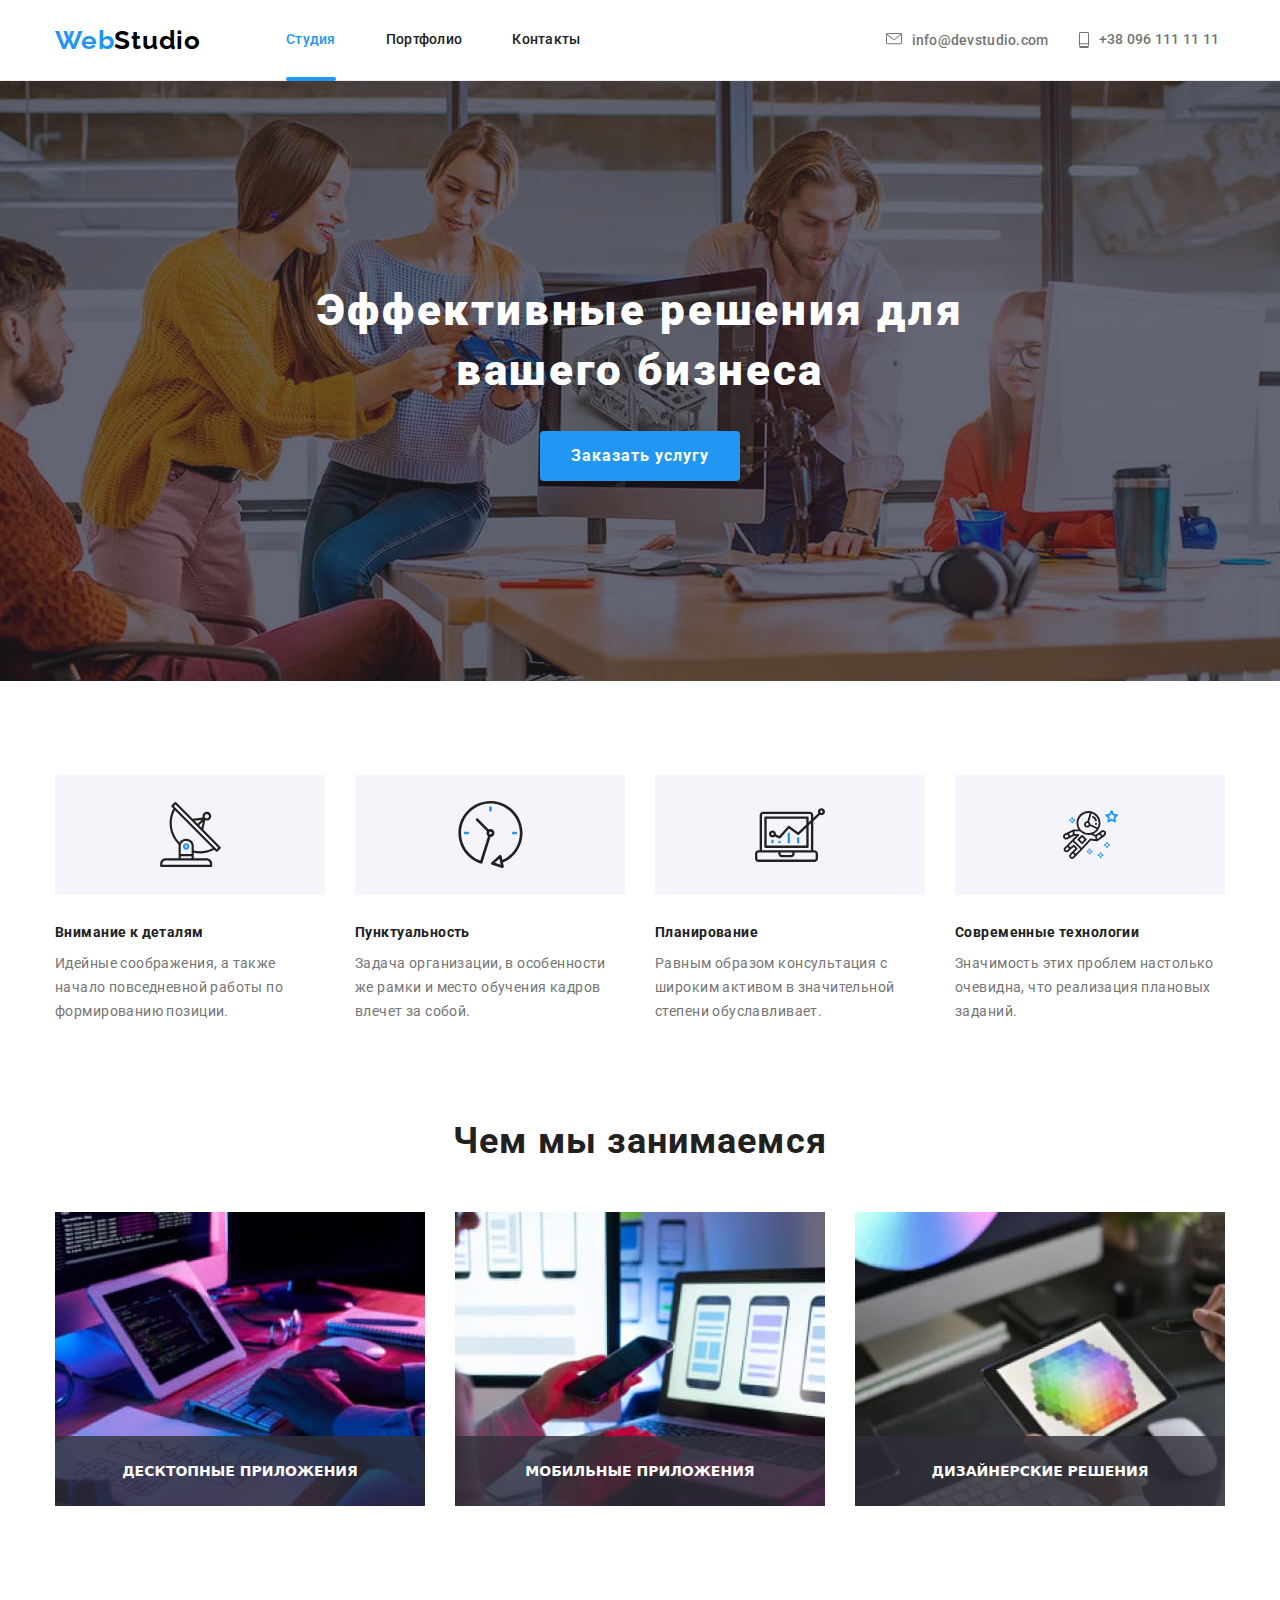
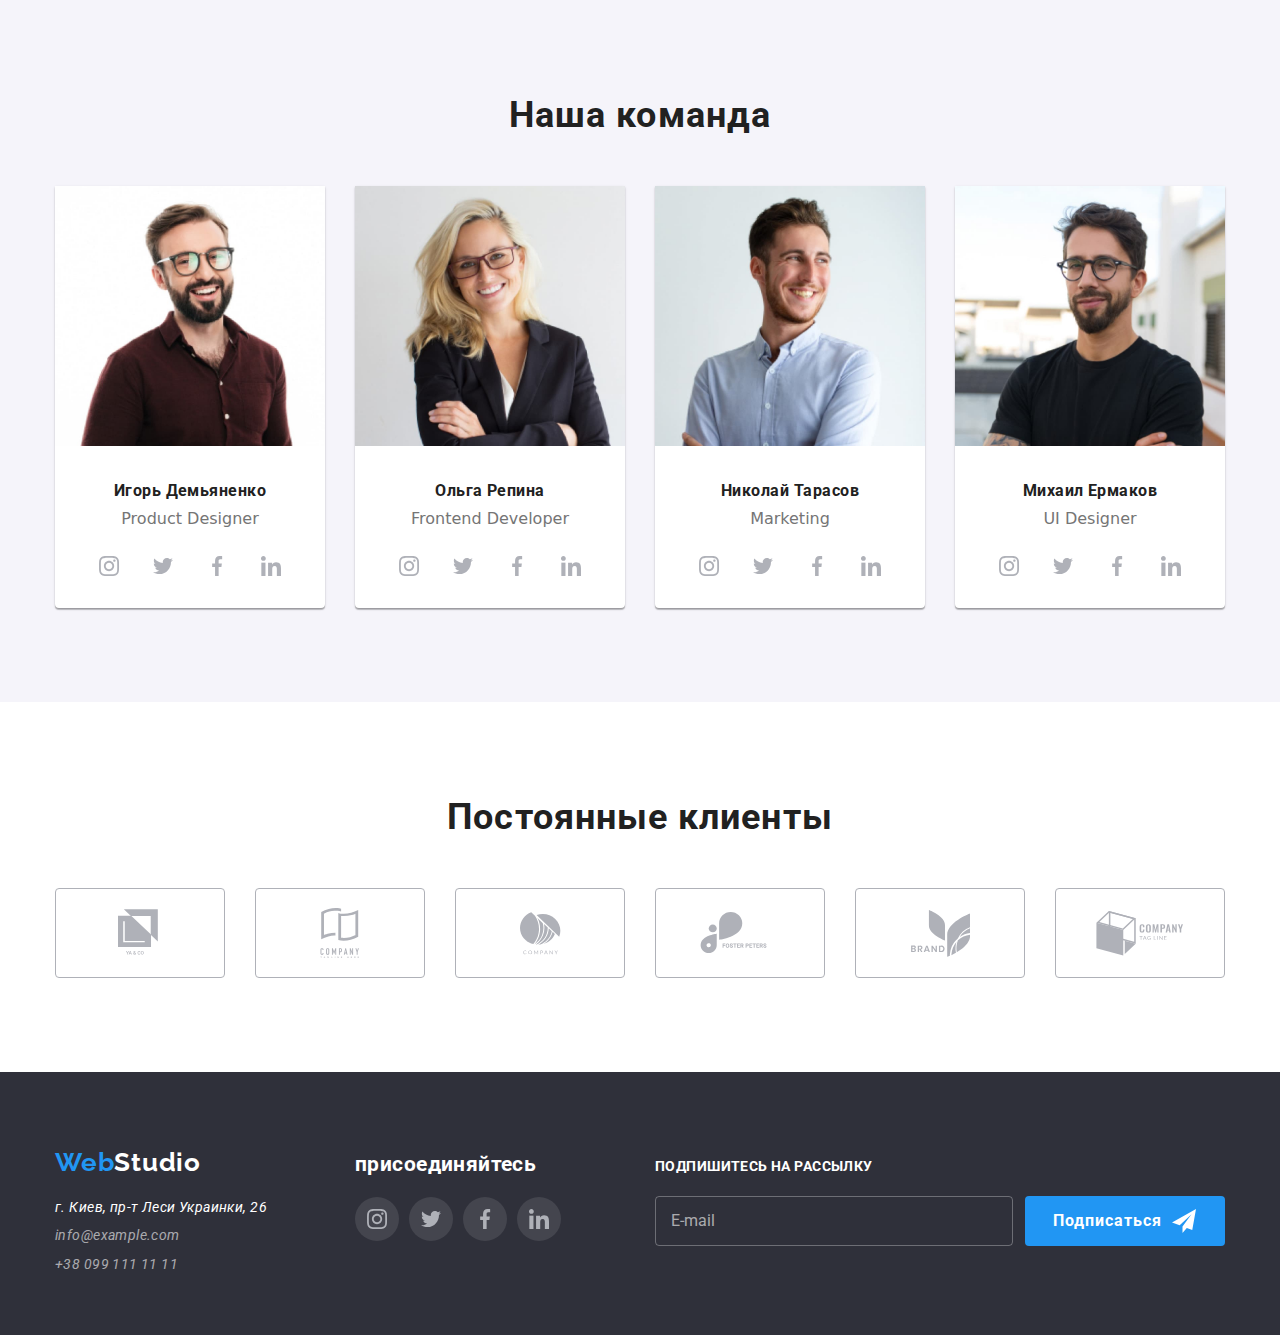
<file: index.html>
<!DOCTYPE html>
<html lang="ru">
<head>
    <meta charset="UTF-8">
    <meta name="viewport" content="width=device-width, initial-scale=1.0">
    <title>studio</title>
    <!--подключаем шрифты-->
    <link href="https://fonts.googleapis.com/css2?family=Raleway:wght@700&family=Roboto:wght@500;700;900&display=swap" rel="stylesheet" />
    <!--нормализация css-->
    <link rel="stylesheet" href="https://cdnjs.cloudflare.com/ajax/libs/modern-normalize/0.7.0/modern-normalize.min.css">
    <!--своя css-->
    <link rel="stylesheet" href="./css/styles.css" />
    <link rel="stylesheet" href="./css/modal.css" />
</head>
<body>
    <header>
        <div class="container flex header">
            <nav class="flex  header-central">
                <a href="./index.html" class="logo logo-box text-decoration"><p class="logo-text">Web<span class="blacklogo">Studio</span></p></a>
            
                <ul class="side-nav list flex">
                    <li class="nav-li"><a href="./index.html" class="link nav-link text-decoration acteve">Студия</a></li>
                    <li class="nav-li"><a href="./portfolio.html" class="link nav-link text-decoration">Портфолио</a></li>
                    <li class="nav-li"><a href="#address" class="link nav-link text-decoration">Контакты</a></li>
                </ul>
             </nav> 

                <ul class="auth-nav list flex  header-central">
                    <li><a href="mailto:info@devstudio.com" target="_blank" class="link text-decoration nav-info">
                        info@devstudio.com
                    </a></li>
            
                    <li><a href="tel:+380961111111" target="_blank" class="link text-decoration nav-tel">
                        +38 096 111 11 11
                    </a></li>
                </ul>

        </div>
    </header>

    <main>

        <section class="hero">
            <div class="container-hero">
                <h1 class="hero-title">Эффективные решения для вашего бизнеса</h1>
                <button class="button"  data-modal-open>Заказать услугу</button>
            </div>
        </section>

        <section class="features">
                            <!-- <h2 class="section-title">Особенности</h2> -->
            <div class="container">
                <ul class="list flex">
                    <li class="container-features">
                        <div class="features-img"><img class="features-icon" src="./images/antenna-1.svg" alt="" width="65" /></div>
                        <h3 class="features-title">Внимание к деталям</h3>
                        <p class="features-text">
                            Идейные соображения, а также начало повседневной работы по формированию позиции.
                        </p>
                    </li>
                    <li class="container-features">
                        <div class="features-img"><img class="features-icon" src="./images/clock-1.svg" alt="" width="67" /></div>
                        <h3 class="features-title">Пунктуальность</h3>
                        <p class="features-text">
                            Задача организации, в особенности же рамки и место обучения кадров влечет за собой.
                        </p>
                    </li>
                    <li class="container-features">
                        <div class="features-img"><img class="features-icon" src="./images/diagram-1.svg" alt="" width="70" /></div>
                        <h3 class="features-title">Планирование</h3>
                        <p class="features-text">
                            Равным образом консультация с широким активом в значительной степени обуславливает.
                        </p>
                    </li>
                    <li class="container-features">
                        <div class="features-img"><img class="features-icon" src="./images/astronaut-1.svg" alt="" width="55" /></div>
                        <h3 class="features-title">Современные технологии</h3>
                        <p class="features-text">
                            Значимость этих проблем настолько очевидна, что реализация плановых заданий.
                        </p>
                    </li>
                </ul>
            </div>

        </section>
    
        <section class="work">
                <div class="container">
                    <h2 class="section-title work-title">Чем мы занимаемся</h2>
                    <ul class="list flex">
                        <li class="work-boxs">
                            <img src="./images/notebook.jpg" alt="Десктопные приложения" width="370" />
                            <h3 class="figcaption">Десктопные приложения</h3>
                        </li>
                        <li class="work-boxs">
                            <img src="./images/telephone.jpg" alt="Мобильные приложения" width="370" />
                            <h3 class="figcaption">Мобильные приложения</h3>
                        </li>
                        <li class="work-boxs">
                            <img src="./images/tablet.jpg" alt="Дизайнерские решения веб" width="370" />
                            <h3 class="figcaption">Дизайнерские решения</h3>
                        </li>
                    </ul>
                </div>

        </section>
    
        <section class="team">
                <div class="container">
                    <h2 class="section-title team-title">Наша команда</h2>
                    <ul class="list flex">
                        <li class="team-boxs">
                            <img class="team-img" src="./images/product-designer.jpg" alt="" width="270" />
                            <h3 class="section-title name">Игорь Демьяненко</h3>
                            <p class="team-profession">Product Designer</p>
                            <ul class="list flex team-icons">
                                <li class="team-icon">
                                    <a class="icon-snipp" href="https://www.instagram.com/" target="_blank">
                                        <svg width="44" height="44">
                                        <use xlink:href="./images/symbol-defs.svg#icon-instagram"></use>
                                    </svg></a>
                                </li>
                                <li class="team-icon">
                                    <a class="icon-snipp" href="https://www.twitter.com/" target="_blank">
                                        <svg width="44" height="44">
                                        <use xlink:href="./images/symbol-defs.svg#icon-twitter"></use>
                                    </svg></a>
                                </li>
                                <li class="team-icon">
                                    <a class="icon-snipp" href="https://www.facebook.com/" target="_blank">
                                        <svg width="44" height="44">
                                        <use xlink:href="./images/symbol-defs.svg#icon-facebook"></use>
                                    </svg></a>
                                </li>
                                <li class="team-icon">
                                    <a class="icon-snipp" href="https://www.linkedin.com/" target="_blank">
                                        <svg width="44" height="44">
                                        <use xlink:href="./images/symbol-defs.svg#icon-linkedin"></use>
                                    </svg></a>
                                </li>
                            </ul>
                        </li>
                        <li class="team-boxs">
                            <img class="team-img" src="./images/frontend-developer.jpg" alt="" width="270"/>
                            <h3 class="section-title name">Ольга Репина</h3>
                            <p class="team-profession">Frontend Developer</p>
                            <ul class="list flex team-icons">
                                <li class="team-icon">
                                    <a class="icon-snipp" href="https://www.instagram.com/" target="_blank">
                                        <svg width="44" height="44">
                                        <use xlink:href="./images/symbol-defs.svg#icon-instagram"></use>
                                    </svg></a>
                                </li>
                                <li class="team-icon">
                                    <a class="icon-snipp" href="https://www.twitter.com/" target="_blank">
                                        <svg width="44" height="44">
                                        <use xlink:href="./images/symbol-defs.svg#icon-twitter"></use>
                                    </svg></a>
                                </li>
                                <li class="team-icon">
                                    <a class="icon-snipp" href="https://www.facebook.com/" target="_blank">
                                        <svg width="44" height="44">
                                        <use xlink:href="./images/symbol-defs.svg#icon-facebook"></use>
                                    </svg></a>
                                </li>
                                <li class="team-icon">
                                    <a class="icon-snipp" href="https://www.linkedin.com/" target="_blank">
                                        <svg width="44" height="44">
                                        <use xlink:href="./images/symbol-defs.svg#icon-linkedin"></use>
                                    </svg></a>
                                </li>
                            </ul>
                        </li>
                        <li class="team-boxs">
                            <img class="team-img" src="./images/marketing.jpg" alt="" width="270"/>
                            <h3 class="section-title name">Николай Тарасов</h3>
                            <p class="team-profession">Marketing</p>
                            <ul class="list flex team-icons">
                                <li class="team-icon">
                                    <a class="icon-snipp" href="https://www.instagram.com/" target="_blank">
                                        <svg width="44" height="44">
                                        <use xlink:href="./images/symbol-defs.svg#icon-instagram"></use>
                                    </svg></a>
                                </li>
                                <li class="team-icon">
                                    <a class="icon-snipp" href="https://www.twitter.com/" target="_blank">
                                        <svg width="44" height="44">
                                        <use xlink:href="./images/symbol-defs.svg#icon-twitter"></use>
                                    </svg></a>
                                </li>
                                <li class="team-icon">
                                    <a class="icon-snipp" href="https://www.facebook.com/" target="_blank">
                                        <svg width="44" height="44">
                                        <use xlink:href="./images/symbol-defs.svg#icon-facebook"></use>
                                    </svg></a>
                                </li>
                                <li class="team-icon">
                                    <a class="icon-snipp" href="https://www.linkedin.com/" target="_blank">
                                        <svg width="44" height="44">
                                        <use xlink:href="./images/symbol-defs.svg#icon-linkedin"></use>
                                    </svg></a>
                                </li>
                            </ul>
                        </li>
                        <li class="team-boxs">
                            <img class="team-img" src="./images/ui-designer.jpg" alt="" width="270"/>
                            <h3 class="section-title name">Михаил Ермаков</h3>
                            <p class="team-profession">UI Designer</p>
                            <ul class="list flex team-icons">
                                <li class="team-icon">
                                    <a class="icon-snipp" href="https://www.instagram.com/" target="_blank">
                                        <svg width="44" height="44">
                                        <use xlink:href="./images/symbol-defs.svg#icon-instagram"></use>
                                    </svg></a>
                                </li>
                                <li class="team-icon">
                                    <a class="icon-snipp" href="https://www.twitter.com/" target="_blank">
                                        <svg width="44" height="44">
                                        <use xlink:href="./images/symbol-defs.svg#icon-twitter"></use>
                                    </svg></a>
                                </li>
                                <li class="team-icon">
                                    <a class="icon-snipp" href="https://www.facebook.com/" target="_blank">
                                        <svg width="44" height="44">
                                        <use xlink:href="./images/symbol-defs.svg#icon-facebook"></use>
                                    </svg></a>
                                </li>
                                <li class="team-icon">
                                    <a class="icon-snipp" href="https://www.linkedin.com/" target="_blank">
                                        <svg width="44" height="44">
                                        <use xlink:href="./images/symbol-defs.svg#icon-linkedin"></use>
                                    </svg></a>
                                </li>
                            </ul>
                        </li>
                    </ul>
                </div>

        </section>
    
        <section class="clients">
            <div  class="container">
                <h2 class="section-title clients-title">Постоянные клиенты</h2>
                <ul class="list flex">
                    <li class="clients-margin">
                        <a href="" class="clients-link" target="_blank">
                            <svg class="clients-icon" width="44" height="49">
                                <use href="./images/symbol-defs.svg#icon-logo-1"></use>
                            </svg>
                        </a>
                    </li>
                    <li class="clients-margin">
                        <a href="" class="clients-link" target="_blank">
                            <svg class="clients-icon" width="40" height="50">
                                <use href="./images/symbol-defs.svg#icon-logo-2"></use>
                            </svg>
                        </a>
                    </li>
                    <li class="clients-margin">
                        <a href="" class="clients-link" target="_blank">
                            <svg class="clients-icon" width="41" height="43">
                                <use href="./images/symbol-defs.svg#icon-logo-3"></use>
                            </svg>
                        </a>
                    </li>
                    <li class="clients-margin">
                        <a href="" class="clients-link" target="_blank">
                            <svg class="clients-icon" width="80" height="42">
                                <use href="./images/symbol-defs.svg#icon-logo-4"></use>
                            </svg>
                        </a>
                    </li>
                    <li class="clients-margin">
                        <a href="" class="clients-link" target="_blank">
                            <svg class="clients-icon" width="59" height="47">
                                <use href="./images/symbol-defs.svg#icon-logo-5"></use>
                            </svg>
                        </a>
                    </li>
                    <li class="clients-margin">
                        <a href="" class="clients-link" target="_blank">
                            <svg class="clients-icon" width="88" height="45">
                                <use href="./images/symbol-defs.svg#icon-logo-6"></use>
                            </svg>
                        </a>
                    </li>
                </ul>
            </div>

        </section>

    </main>

    <footer class="footer">
        <div class="container footer-box">
            <div class="footer-address">
                <a href="./index.html" class="logo text-decoration logo-footer"><p class="logo-text">Web<span class="whitelogo">Studio</span></p></a>
                    <div>
                        <address id="address"><ul class="list footer-contact">
                            <li class="footer-adderess">г. Киев, пр-т Леси Украинки, 26</li>
                            <li class="footer-adderess color-address">info@example.com</li>
                            <li class="footer-adderess color-address">+38 099 111 11 11</li>
                        </ul></address>
                    </div>
            </div>
            <section>
                <div class="footer-social">
                    <h2>присоединяйтесь</h2>
                    <ul class="list flex">
                        <li class="contact-icon">
                            <a class="icon-snipp footer-snipp" href="https://www.instagram.com/" target="_blank">
                            <svg width="44" height="44">
                                <use xlink:href="./images/symbol-defs.svg#icon-instagram"></use>
                            </svg></a>
                        </li>
                        <li class="contact-icon">
                            <a class="icon-snipp footer-snipp" href="https://www.instagram.com/" target="_blank">
                                <svg width="44" height="44">
                                    <use xlink:href="./images/symbol-defs.svg#icon-twitter"></use>
                                </svg></a>
                        </li>
                        <li class="contact-icon">
                            <a  class="icon-snipp footer-snipp" href="https://www.instagram.com/" target="_blank">
                                <svg width="44" height="44">
                                    <use xlink:href="./images/symbol-defs.svg#icon-facebook"></use>
                                </svg></a>
                        </li>
                        <li class="contact-icon">
                            <a class="icon-snipp footer-snipp" href="https://www.instagram.com/" target="_blank">
                                <svg width="44" height="44">
                                    <use xlink:href="./images/symbol-defs.svg#icon-linkedin"></use>
                                </svg></a>
                        </li>
                    </ul>
                </div>
            </section>
            <section>
                <div class="footer-button">
                <form autocomplete="off">
                  <label for="call-to-activity" class="email-form">
                    <b class="call-to-activity">Подпишитесь на рассылку</b>
                  </label>
                  <div class="input-form">
                    <input id="call-to-activity" type="email" name="email" placeholder="E-mail" />
                    <button type="submit" class="btn-footer">
                      Подписаться
                      <svg class="icon-send">
                        <use href="./images/symbol-defs.svg#icon-send"></use>
                      </svg>
                    </button>
                  </div>
                </form>
                </div>
            </section>

        </div>
    </footer>

        <!--Модальное окно-->
        <div class="backdrop is-hidden" data-modal>
            <div class="modal">
              <div class="modal-form">
                <h2 class="modal-title">Оставьте свои данные, мы вам перезвоним</h2>
                <form class="user-form" autocomplete="off">
                  <label for="user-name" class="modal-label">Имя</label>
                  <div class="form-field">
                    <input type="text" name="name" id="user-name" class="form-input" />
                    <svg class="icon-form">
                        <use href="./images/symbol-defs.svg#person-black-18dp"></use>
                    </svg>
                  </div>
                  <label for="user-tel" class="modal-label">Телефон</label>
                  <div class="form-field">
                    <input type="tel" name="tel" id="user-tel" class="form-input" />
                    <svg class="icon-form">
                      <use href="./images/symbol-defs.svg#phone-black-18dp"></use>
                    </svg>
                  </div>
                  <label for="user-email" class="modal-label">Почта</label>
                  <div class="form-field">
                    <input type="email" name="email" id="user-email" class="form-input" />
                    <svg class="icon-form">
                      <use href="./images/symbol-defs.svg#email-black-18dp"></use>
                    </svg>
                  </div>
                  <label for="comment" class="modal-label">Комментарий</label>
                  <div class="form-field comment">
                    <textarea name="comment" id="comment" class="" placeholder="Введите текст"></textarea>
                  </div>
                  <div class="agreement">
                    <label class="user-agreement">
                      <input type="checkbox" name="checkbox" class="checkbox" />
                      <span class="icon-check"></span>Соглашаюсь с рассылкой и принимаю
                      <a href="#">Условия договора</a>
                    </label>
                  </div>
                  <button type="submit" class="btn-submit">Отправить</button>
                </form>
              </div>
      
              <button type="button" class="btn-modal" data-modal-close>
                <svg class="modal-icon">
                  <use href="./images/symbol-defs.svg#close-black-18dp"></use>
                </svg>
              </button>
            </div>
          </div>
    <script src="./js/modal.js"></script>

</body>
</html>
</file>
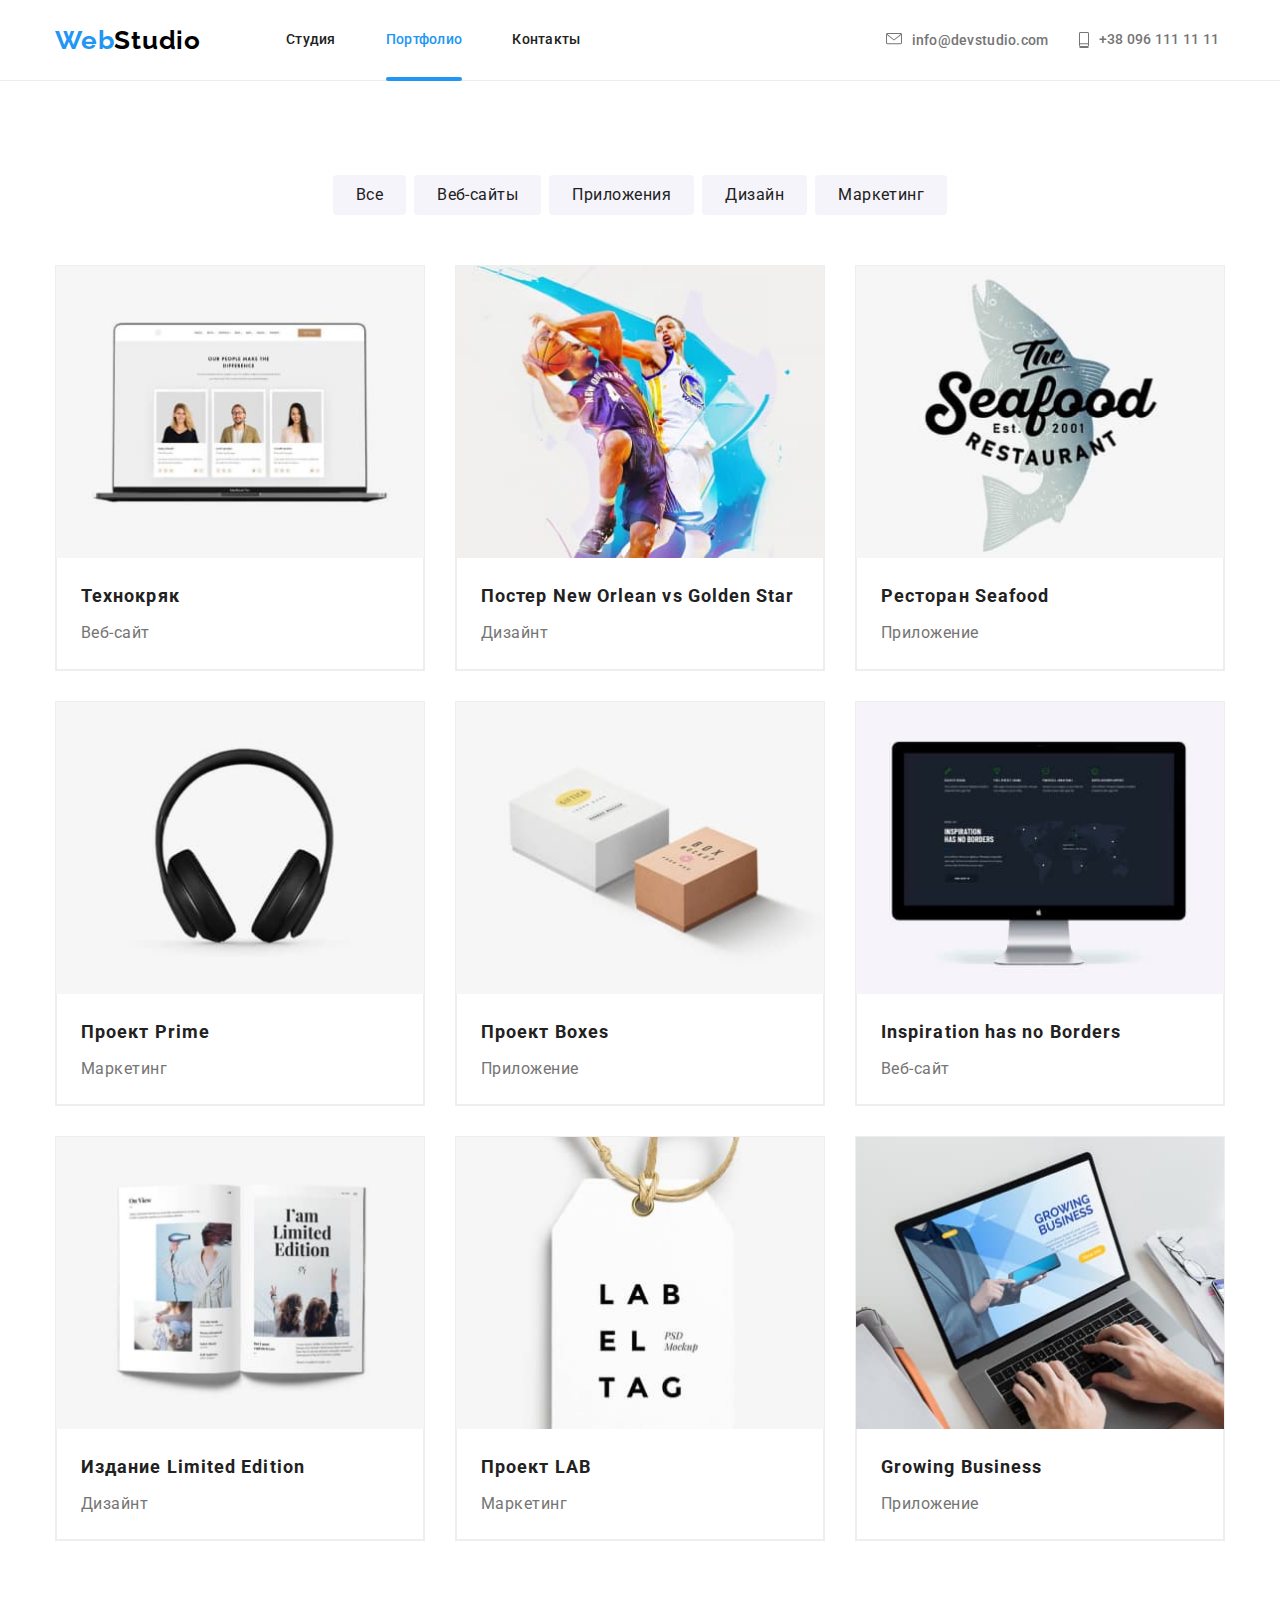
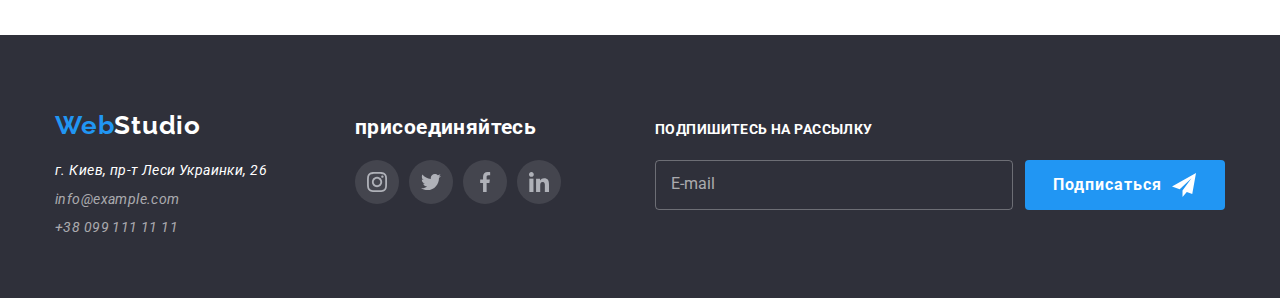
<file: portfolio.html>
<!DOCTYPE html>
<html lang="ru">
    <head>
        <meta charset="UTF-8">
        <meta name="viewport" content="width=device-width, initial-scale=1.0">
        <title>studio</title>
        <!--подключаем шрифты-->
        <link href="https://fonts.googleapis.com/css2?family=Raleway:wght@700&family=Roboto:wght@500;700;900&display=swap" rel="stylesheet" />
        <!--нормализация css-->
        <link rel="stylesheet" href="https://cdnjs.cloudflare.com/ajax/libs/modern-normalize/0.7.0/modern-normalize.min.css">
        <!--своя css-->
        <link rel="stylesheet" href="./css/styles.css" />
        <link rel="stylesheet" href="./css/modal.css" />
    </head>
<body>
    <header>
        <div class="container flex header">
            <nav class="flex  header-central">
                <a href="./index.html" class="logo logo-box text-decoration"><p class="logo-text">Web<span class="blacklogo">Studio</span></p></a>
            
                <ul class="side-nav list flex">
                    <li class="nav-li"><a href="./index.html" class="link nav-link text-decoration">Студия</a></li>
                    <li class="nav-li"><a href="./portfolio.html" class="link nav-link text-decoration acteve">Портфолио</a></li>
                    <li class="nav-li"><a href="#address" class="link nav-link text-decoration">Контакты</a></li>
                </ul>
             </nav> 

                <ul class="auth-nav list flex  header-central">
                    <li><a href="mailto:info@devstudio.com" target="_blank" class="link text-decoration nav-info">
                        info@devstudio.com
                    </a></li>
            
                    <li><a href="tel:+380961111111" target="_blank" class="link text-decoration nav-tel">
                        +38 096 111 11 11
                    </a></li>
                </ul>

        </div>
    </header>
    
    <main>
        <!--<h1>Портфолио</h1>-->

        <section class="portfolio-magabox">
            <div class="container">
                <ul class="list flex portfolio-navs">
                    <li class="portfolio-nav"><button type="button" class="button-portfolio">Все</button></li>
                    <li class="portfolio-nav"><button type="button" class="button-portfolio">Веб-сайты</button></li>
                    <li class="portfolio-nav"><button type="button" class="button-portfolio">Приложения</button></li>
                    <li class="portfolio-nav"><button type="button" class="button-portfolio">Дизайн</button></li>
                    <li class="portfolio-nav"><button type="button" class="button-portfolio">Маркетинг</button></li>
                </ul>
                <ul class="list portfolio-box">
                    <li class="portfolio-version">
                            <a href="" class="text-decoration" target="_blank" rel="">
                                <div class="projects-thumb">
                                    <img src="./images/tehnokryak.jpg" alt="Технокряк" width="370" height="294" />
                                    <p class="overlay portgolio-description">
                                        Технокряк это современная площадка распространения коронавируса. Компании используют эту платформу для цифрового шпионажа и атак на защищённые сервера конкурентов.
                                    </p>
                                </div>
                                <div class="portfolio-projects-desc">
                                    <h2 class="section-title portfolio-name">Технокряк</h2>
                                    <p class="portfolio-web">Веб-сайт</p>
                                </div>
                            </a>
                    </li>
                    <li class="portfolio-version">
                            <a href="" class="text-decoration" target="_blank" rel="">
                                <div class="projects-thumb">
                                    <img src="./images/new-orlean.jpg" alt="New Orlean" width="370" height="294" />
                                    <p class="overlay portgolio-description">
                                        Технокряк это современная площадка распространения коронавируса. Компании используют эту платформу для цифрового шпионажа и атак на защищённые сервера конкурентов.
                                    </p>
                                </div>
                                <div class="portfolio-projects-desc">
                                    <h2 class="section-title portfolio-name">Постер New Orlean vs Golden Star</h2>
                                    <p class="portfolio-web">Дизайнт</p>
                                </div>
                            </a>
                    </li>
                    <li class="portfolio-version">
                            <a href="" class="text-decoration" target="_blank" rel="">
                                <div class="projects-thumb">
                                    <img src="./images/seafood.jpg" alt="Seafood" width="370" height="294" />
                                    <p class="overlay portgolio-description">
                                        Технокряк это современная площадка распространения коронавируса. Компании используют эту платформу для цифрового шпионажа и атак на защищённые сервера конкурентов.
                                    </p>
                                </div>
                                <div class="portfolio-projects-desc">
                                    <h2 class="section-title portfolio-name">Ресторан Seafood</h2>
                                    <p class="portfolio-web">Приложение</p>
                                </div>
                            </a>
                    </li>
                    <li class="portfolio-version">
                        <a href="" class="text-decoration" target="_blank" rel="">
                            <div class="projects-thumb">
                                <img src="./images/prime.jpg" alt="Prime" width="370" height="294" />
                                <p class="overlay portgolio-description">
                                    Технокряк это современная площадка распространения коронавируса. Компании используют эту платформу для цифрового шпионажа и атак на защищённые сервера конкурентов.
                                </p>
                            </div>
                            <div class="portfolio-projects-desc">
                                <h2 class="section-title portfolio-name">Проект Prime</h2>
                                <p class="portfolio-web">Маркетинг</p>
                            </div>
                        </a>
                    </li>
                    <li class="portfolio-version">
                        <a href="" class="text-decoration" target="_blank" rel="">
                            <div class="projects-thumb">
                                <img src="./images/boxes.jpg" alt="Prime" width="370" height="294" />
                                <p class="overlay portgolio-description">
                                    Технокряк это современная площадка распространения коронавируса. Компании используют эту платформу для цифрового шпионажа и атак на защищённые сервера конкурентов.
                                </p>
                            </div>
                            <div class="portfolio-projects-desc">
                                <h2 class="section-title portfolio-name">Проект Boxes</h2>
                                <p class="portfolio-web">Приложение</p>
                            </div>
                        </a>
                    </li>
                    <li class="portfolio-version">
                        <a href="" class="text-decoration" target="_blank" rel="">
                            <div class="projects-thumb">
                                <img src="./images/borders.jpg" alt="Borders" width="370" height="294" />
                                <p class="overlay portgolio-description">
                                    Технокряк это современная площадка распространения коронавируса. Компании используют эту платформу для цифрового шпионажа и атак на защищённые сервера конкурентов.
                                </p>
                            </div>
                            <div class="portfolio-projects-desc">
                                <h2 class="section-title portfolio-name">Inspiration has no Borders</h2>
                                <p class="portfolio-web">Веб-сайт</p>
                            </div>
                        </a>
                    </li>
                    <li class="portfolio-version">
                        <a href="" class="text-decoration" target="_blank" rel="">
                            <div class="projects-thumb">
                                <img src="./images/limited-edition.jpg" alt="Limited Edition" width="370" height="294" />
                                <p class="overlay portgolio-description">
                                    Технокряк это современная площадка распространения коронавируса. Компании используют эту платформу для цифрового шпионажа и атак на защищённые сервера конкурентов.
                                </p>
                            </div>
                            <div class="portfolio-projects-desc">
                                <h2 class="section-title portfolio-name">Издание Limited Edition</h2>
                                <p class="portfolio-web">Дизайнт</p>
                            </div>
                        </a>
                    </li>
                    <li class="portfolio-version">
                        <a href="" class="text-decoration" target="_blank" rel="">
                            <div class="projects-thumb">
                                <img src="./images/lab.jpg" alt="LAB" width="370" height="294" />
                                <p class="overlay portgolio-description">
                                    Технокряк это современная площадка распространения коронавируса. Компании используют эту платформу для цифрового шпионажа и атак на защищённые сервера конкурентов.
                                </p>
                            </div>
                            <div class="portfolio-projects-desc">
                                <h2 class="section-title portfolio-name">Проект LAB</h2>
                                <p class="portfolio-web">Маркетинг</p>
                            </div>
                        </a>
                    </li>
                    <li class="portfolio-version">
                        <a href="" class="text-decoration" target="_blank" rel="">
                            <div class="projects-thumb">
                                <img src="./images/growing-business.jpg" alt="Growing Business" width="370" height="294" />
                                <p class="overlay portgolio-description">
                                    Технокряк это современная площадка распространения коронавируса. Компании используют эту платформу для цифрового шпионажа и атак на защищённые сервера конкурентов.
                                </p>
                            </div>
                            <div class="portfolio-projects-desc">
                                <h2 class="section-title portfolio-name">Growing Business</h2>
                                <p class="portfolio-web">Приложение</p>
                            </div>
                        </a>
                    </li>
                </ul>
            </div>
        </section>

    </main>
    
    <footer class="footer">
        <div class="container footer-box">
            <div class="footer-address">
                <a href="./index.html" class="logo text-decoration logo-footer"><p class="logo-text">Web<span class="whitelogo">Studio</span></p></a>
                    <div>
                        <address id="address"><ul class="list footer-contact">
                            <li class="footer-adderess">г. Киев, пр-т Леси Украинки, 26</li>
                            <li class="footer-adderess color-address">info@example.com</li>
                            <li class="footer-adderess color-address">+38 099 111 11 11</li>
                        </ul></address>
                    </div>
            </div>
            <section>
                <div class="footer-social">
                    <h2>присоединяйтесь</h2>
                    <ul class="list flex">
                        <li class="contact-icon">
                            <a class="icon-snipp footer-snipp" href="https://www.instagram.com/" target="_blank">
                            <svg width="44" height="44">
                                <use xlink:href="./images/symbol-defs.svg#icon-instagram"></use>
                            </svg></a>
                        </li>
                        <li class="contact-icon">
                            <a class="icon-snipp footer-snipp" href="https://www.instagram.com/" target="_blank">
                                <svg width="44" height="44">
                                    <use xlink:href="./images/symbol-defs.svg#icon-twitter"></use>
                                </svg></a>
                        </li>
                        <li class="contact-icon">
                            <a  class="icon-snipp footer-snipp" href="https://www.instagram.com/" target="_blank">
                                <svg width="44" height="44">
                                    <use xlink:href="./images/symbol-defs.svg#icon-facebook"></use>
                                </svg></a>
                        </li>
                        <li class="contact-icon">
                            <a class="icon-snipp footer-snipp" href="https://www.instagram.com/" target="_blank">
                                <svg width="44" height="44">
                                    <use xlink:href="./images/symbol-defs.svg#icon-linkedin"></use>
                                </svg></a>
                        </li>
                    </ul>
                </div>
            </section>
            <section>
                <div class="footer-button">
                <form autocomplete="off">
                  <label for="call-to-activity" class="email-form">
                    <b class="call-to-activity">Подпишитесь на рассылку</b>
                  </label>
                  <div class="input-form">
                    <input id="call-to-activity" type="email" name="email" placeholder="E-mail" />
                    <button type="submit" class="btn-footer">
                      Подписаться
                      <svg class="icon-send">
                        <use href="./images/symbol-defs.svg#icon-send"></use>
                      </svg>
                    </button>
                  </div>
                </form>
                </div>
            </section>
        </div>
    </footer>

</body>
</html>
</file>
<file: css/styles.css>
/* палитра цветов */
/* 2196F3 и 000000 логотип */
/* 212121 навигация и все h */
/* 757575 телефон, абзацы */
/* 2F303A 80% фон героя*/
/* FFFFFF герой и подписи на картинках и контакты в футере*/
/* 2196F3 кнопки, ховер и фокус */
/* 2F303A фон футера*/

/*основной цвет*/
body {
    background-color: #ffffff;
    color: #757575;

    /*width: 1600px;*/
}
/*центрировать контент в секциях*/
.container{
    width: 1200px;
    margin-left: auto;
    margin-right: auto;
    padding-right: 15px;
    padding-left: 15px;
}
/*убрать точки в списках*/
.list {
    list-style: none;
}
/*убрать подчеркивание ссылки*/
.text-decoration{
    text-decoration: none
}
/*логотип*/
.logo {
    color: #2196F3;
    font-family: Raleway, sans-serif;
    font-weight: 700;
    font-size: 26px;
    line-height: 1.19;
    letter-spacing: 0.03em;
}
.logo-text{
    margin: 0px;
}
.blacklogo {
    color: #000000;
}
.whitelogo{
    color: #ffffff;
}

/*цвет навигации header*/
.side-nav .link {
    color: #212121;
    font-family: Roboto, sans-serif;
    font-weight: 500;
    font-size: 14px;
    line-height: 1.14;
    letter-spacing: 0.02em;
}
.auth-nav .link {
    color: #757575;
    font-family: Roboto, sans-serif;
    font-weight: 500;
    font-size: 14px;
    line-height: 1.14;
    letter-spacing: 0.02em;
}
/*hero*/
.hero {
    background-color: #c4c4c4;
    background-image: linear-gradient(to right, #2f303a66, #2f303a66), url(../images/hero.jpg);
    /*background-image: url(../images/background-hero.jpg);*/
    text-align: center;
    
    display: flex;
    /*max-width: 1600px;*/
    min-height: 600px;
    margin-right: auto;
    margin-left: auto;
    /*padding: 200px 452px;*/
    margin-bottom: 94px;
    background-repeat: no-repeat;
    background-position: center;
    background-size: cover;
}
.container-hero{
    display: flex;
    flex-wrap: wrap;
    justify-content: center;
    max-width: 696px;
    margin: auto;
}
.hero-title{
    color: #ffffff;
    font-family: Roboto, sans-serif;
    font-weight: 900;
    font-size: 44px;
    line-height: 1.36;
    letter-spacing: 0.06em;

    margin-top: 0px;
    margin-bottom: 30px;
}
/*button кнопка*/
.button {
    background-color: #2196F3;
    color: #ffffff;
    font-family: Roboto, sans-serif;
    font-weight: 700;
    font-size: 16px;
    line-height: 1.88;
    letter-spacing: 0.06em;

    display: inline-block;
    width: 200px;
    height: 50px;
    border-radius: 4px;
    border: 0 solid transparent;
    box-shadow: 0px 4px 4px rgba(0, 0, 0, 0.15);
    cursor: pointer;
    transition: color 250ms cubic-bezier(0.4, 0, 0.2, 1), background-color 250ms cubic-bezier(0.4, 0, 0.2, 1);
}
/*ховер и фокус*/
.link:hover,
.link:focus{
    color: #2196F3
}
/*h2-h3*/
.section-title {
    color: #212121;
    font-family: Roboto, sans-serif;
    font-weight: 700;
    font-size: 36px;
    line-height: 1.17;
    letter-spacing: 0.03em;

    margin-top: 0px;
    margin-bottom: 10px;
    text-align: center;
}
/*h3*/
.features-title {
    color: #212121;
    font-family: Roboto, sans-serif;
    font-weight: 700;
    letter-spacing: 0.03em;

    margin-top: 0px;
    margin-bottom: 10px;
    font-size: 14px;
    line-height: 1.14;
}
.name {
    font-size: 16px;
    line-height: 1.19;

    margin-bottom: 10px;
}

/*цвет футер*/
.footer{
    background-color: #2F303A;
    color: #ffffff;
}
.footer-box {
    display: flex;
    justify-content: space-between;
    align-items: baseline;
    padding-top: 60px;
    padding-bottom: 60px;
    padding-right: 0px;
    padding-left: 0px;

    font-family: Roboto, sans-serif;
    font-size: 14px;
    line-height: 1.41;
    letter-spacing: 0.03em;
}
/* цвет button-portfolio */
.button-portfolio{
    border: 1px solid transparent;
    border-radius: 4px;
    padding: 6px 22px;
    background-color: #f5f4fa;
    color: #212121;
    font-family: Roboto, sans-serif;
    font-size: 16px;
    line-height: 1.63;
    letter-spacing: 0.03em;
    cursor: pointer;

    transition: color 250ms cubic-bezier(0.4, 0, 0.2, 1), background-color 250ms cubic-bezier(0.4, 0, 0.2, 1), box-shadow 250ms cubic-bezier(0.4, 0, 0.2, 1);*/
}
/*ховер и фокус button-portfolio*/
.button-portfolio:hover,
.button-portfolio:focus{
    background-color: #2196F3;
    color: #ffffff;
    
}
/*текст portfolio*/
.portfolio-name {
    font-size: 18px;
    line-height: 2;
    letter-spacing: 0.06em;
    text-align: left;
    padding-left: 0px;
    padding-right: 0px;
    margin-bottom: 4px;
}
.portfolio-web{
    font-family: Roboto;
    font-style: normal;
    font-weight: normal;
    font-size: 16px;
    line-height: 1.88;
    letter-spacing: 0.03em;
    color: #757575;

    padding-left: 0px;
    padding-right: 0px;
    margin: 0px;
}
.portgolio-description{
    font-size: 18px;
    line-height: 1.56;
    letter-spacing: 0.03em;

    margin: 0px;
}
/*подключил ссмлку на оптимизацию css*/
/*делаем border-box, но для не нужных оставляем по умолчанию*/
/*html {
    box-sizing: border-box;
}
*,
*::before,
*::after {
    box-sizing: inherit;
}
по умолчанию в body margin 8, меняем на 0
body{
    margin: 0;
}*/

/*флексы для списков*/
.flex{
    display: flex;
    padding: 0px;
    margin: 0px;
}
/*хедер*/
header{
    border-bottom: 1px solid #ECECEC;
}
.header{
    display: flex;
    align-items: center;
    padding: 0px 15px 0px;
    margin-left: auto;
    margin-right: auto;
}
.header-central{
    align-items: center;
}


.logo-box{
    display: block;
    margin-right: 85px;
}
.nav-link{
    display: block;
    transition: background-color 250ms cubic-bezier(0.4, 0, 0.2, 1);
}
.nav-li .acteve{
    color: #2196F3;
}

.nav-li{
    display: flex;
    padding-top: 32px;
    padding-bottom: 32px;
}
.nav-li{
    position: relative;
}

.nav-li .acteve::after {
    position: absolute;
    bottom: -1px;
    display: block;
    content: ' ';
    border-radius: 2px;
    width: 100%;
    height: 4px;
    background:  #2196F3;
}
.nav-li:not(:last-child){
    margin-right: 50px;
}
.auth-nav{
    margin-left: 305px;
}
.nav-info{
    display: inline-flex;
    margin-right: 30px;
    transition: background-color 250ms cubic-bezier(0.4, 0, 0.2, 1);
}
.nav-info::before{
    content: "";
    width: 16px;
    height: 12px;
    background-image: url(../images/envelope.svg);
    background-size: contain;
    margin-right: 10px;
}
.nav-tel{
    /*display: inline-flex;*/
    display: flex;
    transition: background-color 250ms cubic-bezier(0.4, 0, 0.2, 1);
}
.nav-tel::before{
    content: "";
    width: 10px;
    height: 16px;
    background-image: url(../images/vector.svg);
    background-size: contain;
    margin-right: 10px;
}



/*картинки в особенностях переводим в строчно-блочные*/
.features-img{
    display: flex;
    background: #F5F4FA;
    width: 270px;
    height: 120px;
    margin-bottom: 30px;
    justify-content: center;
    align-items: center;
}
.features-icon{
    display: block;
    max-width: 100%;
    height: auto;
}
/*убираю марджен с текста в особенностях*/
.features-text{
    margin: 0px;
    font-family: Roboto;
    font-style: normal;
    font-weight: normal;
    font-size: 14px;
    line-height: 24px;
    letter-spacing: 0.03em;
    color: #757575;
}
/*добавляю нижний марджен особенностям*/
.features{
    padding: 0px 0px;
    margin-top: 0px;
    margin-bottom: 94px;
}
.container-features{
    width: 270px;
    height: 251px;
}

/*марджены справа*/
.container-features:not(:last-child){
    margin-right: 30px;
}
/*класс для чем мы занимаемся*/
.work{
    padding: 0px 0px;
    margin-top: 0px;
    margin-bottom: 94px;
}
.work-title{
    margin-bottom: 50px;
}
.work-boxs{
    width: 370px;
    height: 294px;
    padding: 0px;
    margin: 0px;
    position: relative;
}
.work-boxs:not(:last-child){
    margin-right: 30px;
}
.figcaption{
    position: absolute;
    bottom: 0;
    margin: 0;
    padding-top: 27px;
    padding-bottom: 27px;
    font-weight: 700;
    font-size: 14px;
    line-height: 1.143;
    text-align: center;
    text-transform: uppercase;

    width: 100%;
    height: 70px;
    color: #ffffff;
    background: rgba(47, 48, 58, 0.8);
}

/*наша жизнь*/
.team{
    padding: 94px 0px;
    background: #F5F4FA;
}
.team-title{
    margin-bottom: 50px;
}
.team-boxs{
    width: 270px;
    height: 422px;
    padding: 0px;
    margin: 0px;
    box-shadow: 0px 1px 3px rgba(0, 0, 0, 0.12), 0px 1px 1px rgba(0, 0, 0, 0.14), 0px 2px 1px rgba(0, 0, 0, 0.2);
    border-radius: 0px 0px 4px 4px;
    background-color: #ffffff;
}
.team-boxs:not(:last-child){
    margin-right: 30px;
}
.team-profession{
    text-align: center;
    margin-top: 0px;
    margin-bottom: 16px;
}
.team-img{
    display: inline-block;
    margin-bottom: 30px;
}
.team-icons{
    width: 270px;
    height: 44px;
    padding: 0px 32px;
}
.team-icon:not(:last-child){
    margin-right: 10px;
}
/*клиенты*/
.clients{
    /*width: 1200px;*/
    padding: 94px 0px;
}
.clients-title{
    margin-bottom: 50px;
}
/*.clients-box{
    display: flex;
    width: 170px;
    height: 90px;
    justify-content: center;
    align-items: center;
    border: 1px solid #AFB1B8;
    box-sizing: border-box;
    border-radius: 4px;
}
.clients-margin:not(:last-child){
    margin-right: 30px;
}
.icon-clients{
    display: flex;
    padding: 0px;
    margin: 0px;
    background-color: #ffffff;
    fill: #AFB1B8;
}
.icon-clients:hover,
.icon-clients:focus{
    background-color: #ffffff;
    fill: #2196F3;
}
.clients-box:hover{
    border-color: #2196F3;
}*/
.clients-link {
    display: flex;
    justify-content: center;
    align-items: center;
    width: 170px;
    height: 90px;

    border: 1px solid #afb1b8;
    box-sizing: border-box;
    border-radius: 4px;
    color: #afb1b8;

    transition: color 250ms cubic-bezier(0.4, 0, 0.2, 1), background-color 250ms cubic-bezier(0.4, 0, 0.2, 1);
}

.clients-icon {
    fill: currentColor;
    transition: color 250ms cubic-bezier(0.4, 0, 0.2, 1), background-color 250ms cubic-bezier(0.4, 0, 0.2, 1);
}

.clients-link:hover,
.clients-link:focus {
    background-color: #ffffff;
    color: #2196F3;
    border: 1px solid #2196F3;
}
.clients-margin:not(:last-child){
    margin-right: 30px;
}
/*футер*/

.logo-footer{
    display: block;
    padding: 0px;
    margin-bottom: 20px;
}
.footer-address{
    display: block;
    width: 300px;
    padding-left: 15px;
    padding-right: 15px;
}
.footer-adderess:not(:last-child){
    margin-bottom: 9px;
}
.color-address{
    color: rgba(255, 255, 255, 0.6);
}
.footer-social{
    width: 300px;
    padding: 0px 15px;
}
.contact-icon:not(:last-child){
    margin-right: 10px;
}
.footer-button{
    width: 600px;
    padding: 0px 15px;
    transition: color 250ms cubic-bezier(0.4, 0, 0.2, 1), background-color 250ms cubic-bezier(0.4, 0, 0.2, 1);
}
.footer-contact{
    margin: 0px;
    padding: 0px;
}

/*портфолио*/
img {
    display: block;
    max-width: 100%;
    height: auto;
}

.portfolio-magabox{
    padding: 94px 0px;
    margin-left: auto;
    margin-right: auto;
}
.portfolio-navs{
    justify-content: center;
    margin-bottom: 50px;

}
.portfolio-nav:not(:last-child){
    margin-right: 8px;
}
.portfolio-box{
    display: flex;
    flex-wrap: wrap;
    padding: 0px;
    margin-top: 0px;
    margin-bottom: 0px;
}
.portfolio-version{
    width: 370px;
    margin-right: 30px;
    margin-bottom: 30px;
    border: 1px solid #EEEEEE;

    transition: box-shadow 250ms cubic-bezier(0.4, 0, 0.2, 1);
}
.portfolio-version:hover,
.portfolio-version:focus{
    box-shadow: 0px 1px 1px rgba(0, 0, 0, 0.12), 0px 4px 4px rgba(0, 0, 0, 0.06), 1px 4px 6px rgba(0, 0, 0, 0.16);
    transition: box-shadow 250ms cubic-bezier(0.4, 0, 0.2, 1);
}
.projects-thumb {
    position: relative;
    overflow: hidden;
}
.portfolio-version .overlay {
    position: absolute;
    top: 0;
    right: 0;
    bottom: 0;
    left: 0;
    transform: translateY(100%);

    padding: 63px 24px;
    font-weight: 400;
    font-size: 18px;
    line-height: 1.556;
    color: #ffffff;
    background: rgba(33, 150, 243, 0.9);

    transition: transform 250ms cubic-bezier(0.4, 0, 0.2, 1);
}

.portfolio-version:hover .overlay,
.portfolio-version:focus .overlay {
    transform: translateY(0);
}
.portfolio-projects-desc {
    padding: 20px 24px;
    /*background-color: var(--white-color);*/
    border-right: 1px solid #eeeeee;
    border-bottom: 1px solid #eeeeee;
    border-left: 1px solid #eeeeee;
}
.portfolio-version:nth-child(3n){
    margin-right: 0px;
}
.portfolio-version:nth-last-child(-n + 3){
    margin-bottom: 0px;
}
.linkbox{
    margin-bottom: 20px;
}
.icon-snipp{
    display: flex;
    width: 44px;
    height: 44px;
    padding: 0px;
    margin: 0px;
    background-color: #ffffff;
    fill: #AFB1B8;
    border-radius: 50%;
    transition: color 250ms cubic-bezier(0.4, 0, 0.2, 1), background-color 250ms cubic-bezier(0.4, 0, 0.2, 1);
}
.icon-snipp:hover,
.icon-snipp:focus{
    background-color: #2196F3;
    fill: #ffffff;
}
.footer-snipp{
    background: rgba(255, 255, 255, 0.1)
}
</file>
<file: css/modal.css>
:root {
  --primary-title-color: #212121;
  --primary-text-color: #757575;
  --accept-color: #2196f3;
  --white-color: #ffffff;
  --black-color: #000000;
  --footer-bg-color: #2f303a;
  --footer-text-color: rgba(255, 255, 255, 0.6);
}
.backdrop {
    position: fixed;
    top: 0;
    left: 0;
    bottom: 0;
    right: 0;
  
    background-color: rgba(0, 0, 0, 0.2);
  
    transition: opacity 250ms cubic-bezier(0.4, 0, 0.2, 1);
  }
  
  .backdrop.is-hidden {
    opacity: 0;
    pointer-events: none;
  }
  
  .modal {
    position: absolute;
    top: 50%;
    left: 50%;
    transform: translate(-50%, -50%);
  
    display: flex;
    justify-content: flex-end;
    width: 528px;
    height: 581px;
    background-color: #ffffff;
  
    transition: transform 250ms cubic-bezier(0.4, 0, 0.2, 1);
  }
  
  .btn-modal {
    position: absolute;
    display: flex;
    justify-content: center;
    align-items: center;
    width: 30px;
    height: 30px;
    margin-top: 8px;
    margin-right: 8px;
    background-color: #ffffff;
    border: 1px solid rgba(0, 0, 0, 0.1);
    box-sizing: border-box;
    border-radius: 50%;
    cursor: pointer;
  }
  
  .modal-icon {
    width: 18px;
    height: 18px;
    fill: #212121;
  
    transition: fill 250ms cubic-bezier(0.4, 0, 0.2, 1);
  }
  
  .modal-icon:hover,
  .modal-icon:focus {
    fill: #2196F3;
  }
  
  .modal-form {
    width: 100%;
    padding: 40px;
  }
  
  .modal-title {
    margin: 0 0 12px;
    font-weight: 700;
    font-size: 20px;
    line-height: 1.15;
    text-align: center;
    color: #212121;
  }
  
  form {
    width: 448px;
  }
  
  .modal-label {
    display: flex;
    flex-direction: column;
    margin-bottom: 4px;
    font-weight: 400;
    font-size: 12px;
    line-height: 1.167;
    letter-spacing: 0.01em;
    color: #757575;
  }
  
  .form-field {
    position: relative;
  }
  
  .form-field {
    margin-bottom: 10px;
  }
  
  .form-input {
    display: block;
    width: 100%;
    margin: 0;
    padding-top: 11px;
    padding-right: 12px;
    padding-bottom: 11px;
    padding-left: 42px;
    border: 1px solid rgba(33, 33, 33, 0.2);
    border-radius: 4px;
    outline: none;
  
    transition: border-color 250ms cubic-bezier(0.4, 0, 0.2, 1);
  }
  
  .form-input:focus {
    border-color: #2196F3;
  }
  
  .icon-form {
    position: absolute;
    top: 50%;
    left: 12px;
  
    transform: translateY(-50%);
  
    width: 18px;
    height: 18px;
    fill: #212121;
  
    transition: fill 250ms cubic-bezier(0.4, 0, 0.2, 1);
  }

  .form-input:focus + .icon-form {
    fill: #2196F3;
  }
  
  .form-field.comment {
    margin-bottom: 20px;
  }
  
  textarea {
    width: 100%;
    resize: none;
    padding: 12px 16px;
    height: 120px;
    border: 1px solid rgba(33, 33, 33, 0.2);
    border-radius: 4px;
  
    transition: border-color 250ms cubic-bezier(0.4, 0, 0.2, 1);
  }
  
  textarea:focus {
    border-color: #2196F3;
  }
  
  .form-field textarea::placeholder {
    font-weight: 400;
    font-size: 12px;
    line-height: 1.167;
    letter-spacing: 0.01em;
    color: rgba(117, 117, 117, 0.5);
  }
  
  .agreement {
    display: flex;
    justify-content: center;
    margin-bottom: 30px;
  }
  
  .user-agreement {
    position: relative;
    display: inline-block;
    padding-left: 23px;
    font-weight: 400;
    font-size: 14px;
    line-height: 1.714;
    color: #757575;
  }
  
  .checkbox {
    position: absolute;
    width: 1px;
    height: 1px;
    margin: -1px;
    border: 0;
    padding: 0;
    clip: rect(0 0 0 0);
    overflow: hidden;
  }
  
  .icon-check {
    position: absolute;
    top: 50%;
    left: 0;
    transform: translateY(-50%);
  
    display: inline-block;
    margin-right: 7px;
    width: 16px;
    height: 15px;
    border: 2px solid #212121;
    border-radius: 3px;
  
    transition: border-color 250ms cubic-bezier(0.4, 0, 0.2, 1), background-color 250ms cubic-bezier(0.4, 0, 0.2, 1), background-image 250ms cubic-bezier(0.4, 0, 0.2, 1),
     background-origin 250ms cubic-bezier(0.4, 0, 0.2, 1);
  }
  
  .checkbox:checked + .icon-check {
    border-color: #2196F3;
    background-color: #2196F3;
    background-image: url(../images/icon-check.svg);
    background-size: contain;
    background-origin: border-box;
  }
  
  .user-agreement a {
    display: inline-block;
    color: #2196F3;
    text-decoration: underline;
  }
  
  .btn-submit {
    display: block;
    margin-left: auto;
    margin-right: auto;
    border-radius: 4px;
    border: 0 solid transparent;
    min-width: 200px;
    padding: 10px 32px;
  
    font-weight: 700;
    font-size: 16px;
    line-height: 1.875;
    letter-spacing: 0.06em;
    color: #ffffff;
    background-color: #2196F3;
    box-shadow: 0px 4px 4px rgba(0, 0, 0, 0.15);
    cursor: pointer;
  
    transition: color 250ms cubic-bezier(0.4, 0, 0.2, 1), background-color 250ms cubic-bezier(0.4, 0, 0.2, 1);
  }
  
  .btn-submit:hover,
  .btn-submit:focus {
    color: #ffffff;
    background-color: #188CE8;
  }


  .call-to-activity {
    font-weight: 700;
    font-size: 14px;
    line-height: 1.143;
    text-transform: uppercase;
  }
  
  .input-form {
    display: flex;
    margin-top: 20px;
  }
  
  .input-form > input {
    display: flex;
    align-items: center;
    max-width: 358px;
    margin-right: 12px;
    border-radius: 4px;
    padding: 15px 295px 16px 15px;
    background-color: transparent;
    color: var(--footer-text-color);
    border: 1px solid rgba(255, 255, 255, 0.3);
  }
  
  .input-form > input::placeholder {
    padding-right: 0;
    font-weight: 400;
    font-size: 16px;
    line-height: 1.25;
    color: var(--footer-text-color);
  }
  
  .btn-footer {
    display: flex;
    align-items: center;
    min-width: 200px;
    min-height: 50px;
    padding: 10px 28px;
    border-radius: 4px;
  
    font-weight: 700;
    font-size: 16px;
    line-height: 1.875;
    /* text-align: center; */
    letter-spacing: 0.06em;
    color: var(--white-color);
    background: var(--accept-color);
    border: transparent;
    cursor: pointer;
  
    transition: background-color 250ms cubic-bezier(0.4, 0, 0.2, 1);
  }
  
  .btn-footer:hover,
  .btn-footer:focus {
    color: var(--accept-color);
    background-color: var(--white-color);
  }
  
  .icon-send {
    margin-left: 10px;
    width: 24px;
    height: 24px;
    fill: currentColor;
  }
</file>
